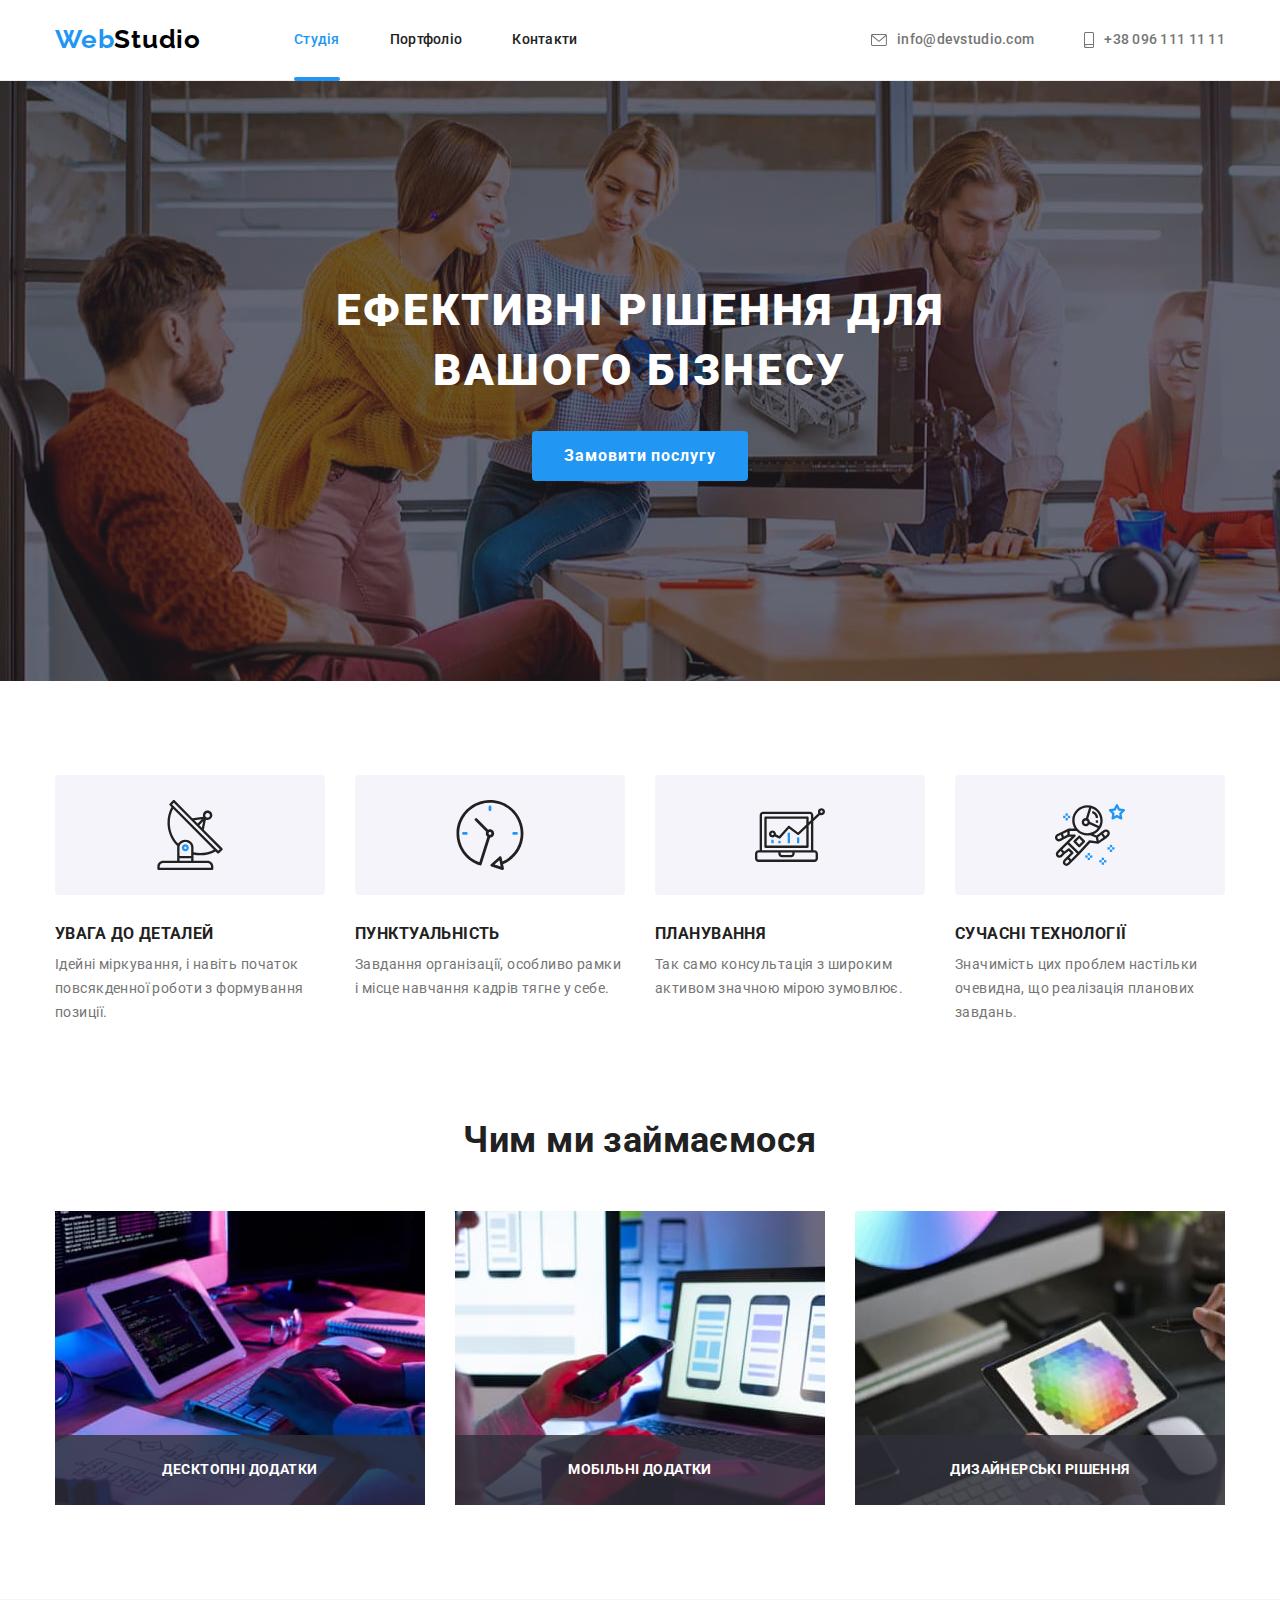
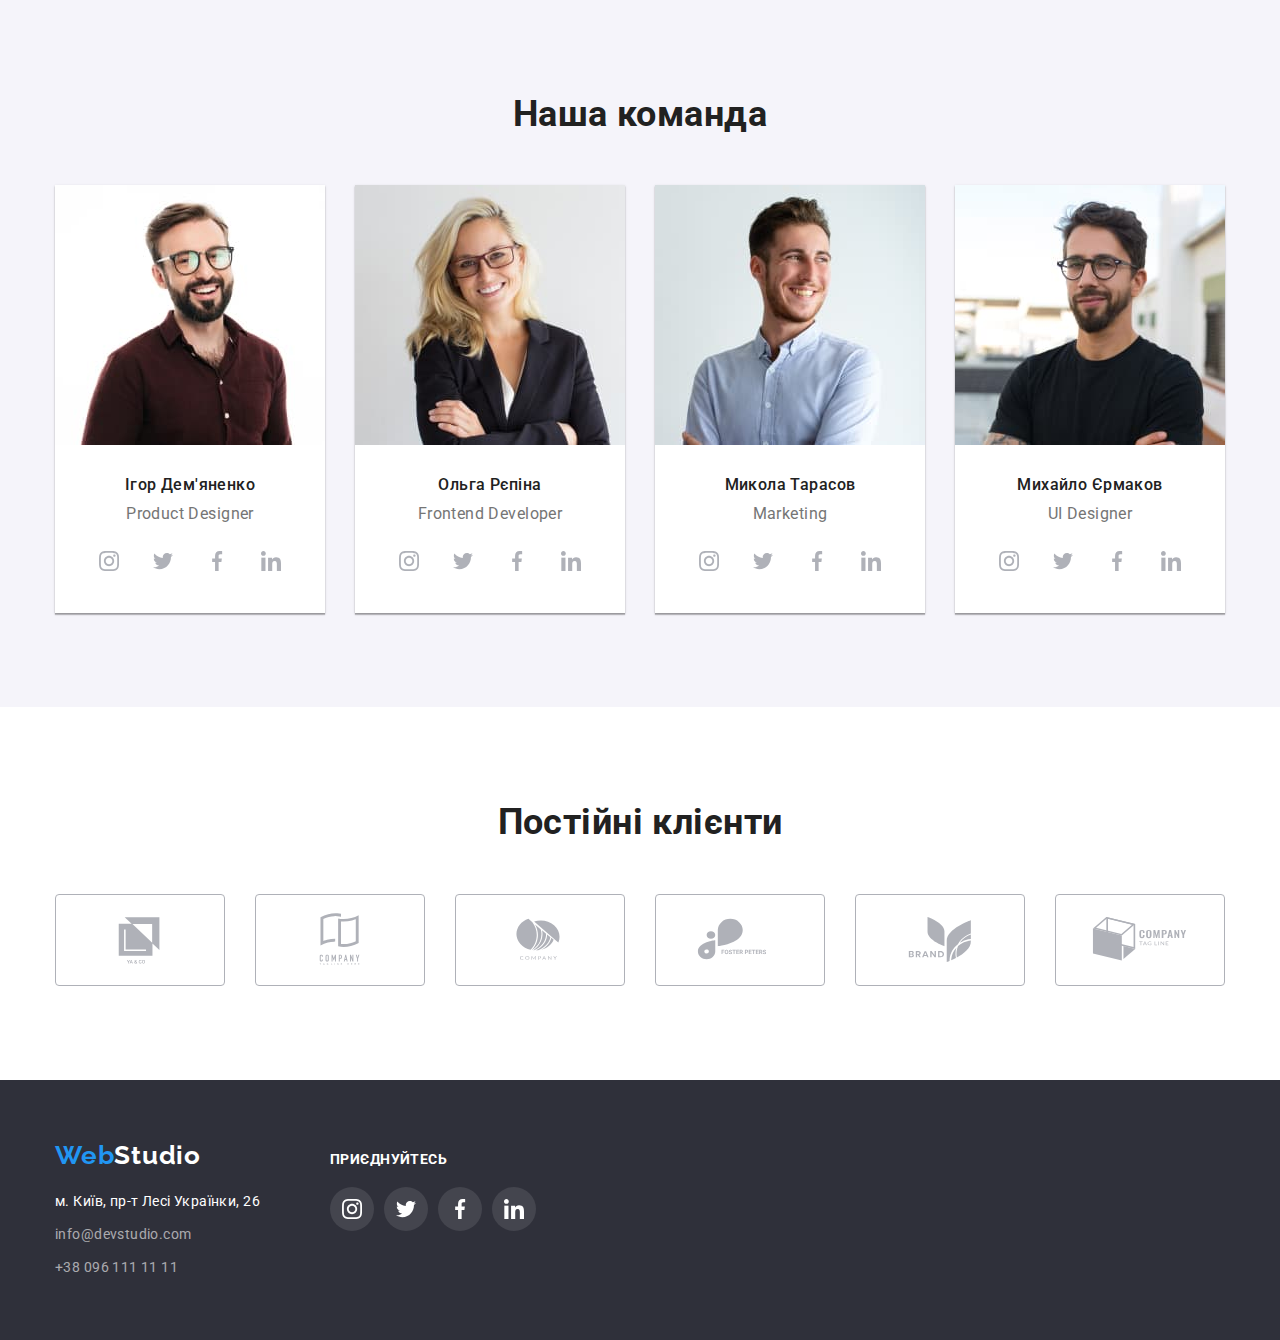
<file: index.html>
<!DOCTYPE html>
<html lang="uk">

<head>
    <meta charset="UTF-8" />
    <meta http-equiv="X-UA-Compatible" content="IE=edge" />
    <meta name="viewport" content="width=device-width, initial-scale=1.0" />
    <title>WebStudio</title>
    <link rel="preconnect" href="https://fonts.googleapis.com" />
    <link rel="preconnect" href="https://fonts.gstatic.com" crossorigin />
    <link
        href="https://fonts.googleapis.com/css2?family=Raleway:wght@700&family=Roboto:wght@400;500;700;900&display=swap"
        rel="stylesheet" />
    <link rel="stylesheet" href="https://cdn.jsdelivr.net/npm/modern-normalize@1.1.0/modern-normalize.min.css" />
    <link rel="stylesheet" href="./css/styles.css" />
</head>

<body>
    <header class="page-header">
        <div class="container page-header-container">
            <nav class="navigation page-nav">
                <a class="logotype link" href="./index.html" lang="en">Web<span class="logo-header">Studio</span></a>
                <ul class="menu list">
                    <li class="menu-item">
                        <a class="menu-link link current" href="./index.html">Студія</a>
                    </li>
                    <li class="menu-item">
                        <a class="menu-link link" href="./portfolio.html">Портфоліо</a>
                    </li>
                    <li class="menu-item"><a class="menu-link link" href="#">Контакти</a></li>
                </ul>
            </nav>
            <ul class="menu-contact list">
                <li class="list-item">
                    <a class="list-link link" href="mailto:info@devstudio.com">
                        <svg class="header-icon" width="16px" height="12px">
                            <use href="./images/sprite.svg#icon-envelope"></use>
                        </svg>info@devstudio.com</a>
                </li>
                <li class="list-item">
                    <a class="list-link link" href="tel:+380961111111">
                        <svg class="header-icon" width="10px" height="16px">
                            <use href="./images/sprite.svg#icon-smartphone"></use>
                        </svg>+38 096 111 11 11</a>
                </li>
            </ul>
        </div>
    </header>
    <main class="page-main">
        <section class="hero">
            <div class="container">
                <h1 class="hero-title">Ефективні рішення для вашого бізнесу</h1>
                <button class="hero-btn" type="button" data-modal-open>Замовити послугу</button>
            </div>
        </section>
        <section class="benefits section">
            <div class="container">
                <h2 class="main-title visually-hidden">Наші особливості</h2>
                <ul class="benefit-list list">
                    <li class="benefit-item">
                        <div class="benefit-icon-wrap">
                            <svg class="benefit-icon" width="70px" height="70px">
                                <use href="./images/sprite.svg#icon-antenna"></use>
                            </svg>
                        </div>
                        <h3 class="benefit-title">Увага до деталей</h3>
                        <p class="benefit-text">
                            Ідейні міркування, і навіть початок повсякденної роботи з формування позиції.
                        </p>
                    </li>
                    <li class="benefit-item">
                        <div class="benefit-icon-wrap">
                            <svg class="benefit-icon" width="70px" height="70px">
                                <use href="./images/sprite.svg#icon-clock"></use>
                            </svg>
                        </div>
                        <h3 class="benefit-title">Пунктуальність</h3>
                        <p class="benefit-text">
                            Завдання організації, особливо рамки і місце навчання кадрів тягне у себе.
                        </p>
                    </li>
                    <li class="benefit-item">
                        <div class="benefit-icon-wrap">
                            <svg class="benefit-icon" width="70px" height="70px">
                                <use href="./images/sprite.svg#icon-diagram"></use>
                            </svg>
                        </div>
                        <h3 class="benefit-title">Планування</h3>
                        <p class="benefit-text">
                            Так само консультація з широким активом значною мірою зумовлює.
                        </p>
                    </li>
                    <li class="benefit-item">
                        <div class="benefit-icon-wrap">
                            <svg class="benefit-icon" width="70px" height="70px">
                                <use href="./images/sprite.svg#icon-astronaut"></use>
                            </svg>
                        </div>
                        <h3 class="benefit-title">Сучасні технології</h3>
                        <p class="benefit-text">
                            Значимість цих проблем настільки очевидна, що реалізація планових завдань.
                        </p>
                    </li>
                </ul>
            </div>
        </section>
        <section class="projects">
            <div class="container">
                <h2 class="project-title main-title">Чим ми займаємося</h2>
                <ul class="project-list list">
                    <li class="project-item">
                        <img src="./images/img-1.jpg" alt="Робота за комп'ютером" width="370" height="294" />
                        <p class="overlay-project-card">Десктопні додатки</p>
                    </li>
                    <li class="project-item">
                        <img src="./images/img-2.jpg" alt="Робота за ноутбуком" width="370" height="294" />
                        <p class="overlay-project-card">Мобільні додатки</p>
                    </li>
                    <li class="project-item">
                        <img src="./images/img-3.jpg" alt="Робота на планшеті" width="370" height="294" />
                        <p class="overlay-project-card">Дизайнерські рішення</p>
                    </li>
                </ul>
            </div>
        </section>
        <section class="team section">
            <div class="container">
                <h2 class="team-title main-title">Наша команда</h2>
                <ul class="team-list list">
                    <li class="team-card">
                        <img class="team-img" src="./images/person-1.jpg" alt="Ігор Дем'яненко фото" width="270"
                            height="260" />
                        <div class="indent-card">
                            <h3 class="team-name">Ігор Дем'яненко</h3>
                            <p class="team-position" lang="en">Product Designer</p>
                            <ul class="team-icon-list list">
                                <li class="team-icon-item">
                                    <a class="team-icon-link link" href="#">
                                        <svg class="team-icon" width="20px" height="20px">
                                            <use href="./images/sprite.svg#icon-instagram"></use>
                                        </svg>
                                    </a>
                                </li>
                                <li class="team-icon-item">
                                    <a class="team-icon-link link" href="#">
                                        <svg class="team-icon" width="20px" height="20px">
                                            <use href="./images/sprite.svg#icon-twitter"></use>
                                        </svg>
                                    </a>
                                </li>
                                <li class="team-icon-item">
                                    <a class="team-icon-link link" href="#">
                                        <svg class="team-icon" width="20px" height="20px">
                                            <use href="./images/sprite.svg#icon-facebook"></use>
                                        </svg>
                                    </a>
                                </li>
                                <li class="team-icon-item">
                                    <a class="team-icon-link link" href="#">
                                        <svg class="team-icon" width="20px" height="20px">
                                            <use href="./images/sprite.svg#icon-linkedin"></use>
                                        </svg>
                                    </a>
                                </li>
                            </ul>
                        </div>
                    </li>
                    <li class="team-card">
                        <img class="team-img" src="./images/person-2.jpg" alt="Ольга Рєпіна фото" width="270"
                            height="260" />
                        <div class="indent-card">
                            <h3 class="team-name">Ольга Рєпіна</h3>
                            <p class="team-position" lang="en">Frontend Developer</p>
                            <ul class="team-icon-list list">
                                <li class="team-icon-item">
                                    <a class="team-icon-link link" href="#">
                                        <svg class="team-icon" width="20px" height="20px">
                                            <use href="./images/sprite.svg#icon-instagram"></use>
                                        </svg>
                                    </a>
                                </li>
                                <li class="team-icon-item">
                                    <a class="team-icon-link link" href="#">
                                        <svg class="team-icon" width="20px" height="20px">
                                            <use href="./images/sprite.svg#icon-twitter"></use>
                                        </svg>
                                    </a>
                                </li>
                                <li class="team-icon-item">
                                    <a class="team-icon-link link" href="#">
                                        <svg class="team-icon" width="20px" height="20px">
                                            <use href="./images/sprite.svg#icon-facebook"></use>
                                        </svg>
                                    </a>
                                </li>
                                <li class="team-icon-item">
                                    <a class="team-icon-link link" href="#">
                                        <svg class="team-icon" width="20px" height="20px">
                                            <use href="./images/sprite.svg#icon-linkedin"></use>
                                        </svg>
                                    </a>
                                </li>
                            </ul>
                        </div>
                    </li>
                    <li class="team-card">
                        <img class="team-img" src=" ./images/person-3.jpg" alt="Микола Тарасов фото" width="270"
                            height="260" />
                        <div class="indent-card">
                            <h3 class="team-name">Микола Тарасов</h3>
                            <p class="team-position" lang="en">Marketing</p>
                            <ul class="team-icon-list list">
                                <li class="team-icon-item">
                                    <a class="team-icon-link link" href="#">
                                        <svg class="team-icon" width="20px" height="20px">
                                            <use href="./images/sprite.svg#icon-instagram"></use>
                                        </svg>
                                    </a>
                                </li>
                                <li class="team-icon-item">
                                    <a class="team-icon-link link" href="#">
                                        <svg class="team-icon" width="20px" height="20px">
                                            <use href="./images/sprite.svg#icon-twitter"></use>
                                        </svg>
                                    </a>
                                </li>
                                <li class="team-icon-item">
                                    <a class="team-icon-link link" href="#">
                                        <svg class="team-icon" width="20px" height="20px">
                                            <use href="./images/sprite.svg#icon-facebook"></use>
                                        </svg>
                                    </a>
                                </li>
                                <li class="team-icon-item">
                                    <a class="team-icon-link link" href="#">
                                        <svg class="team-icon" width="20px" height="20px">
                                            <use href="./images/sprite.svg#icon-linkedin"></use>
                                        </svg>
                                    </a>
                                </li>
                            </ul>
                        </div>
                    </li>
                    <li class="team-card">
                        <img class="team-img" src=" ./images/person-4.jpg" alt="Михайло Єрмаков фото" width="270"
                            height="260" />
                        <div class="indent-card">
                            <h3 class="team-name">Михайло Єрмаков</h3>
                            <p class="team-position" lang="en">UI Designer</p>
                            <ul class="team-icon-list list">
                                <li class="team-icon-item">
                                    <a class="team-icon-link link" href="#">
                                        <svg class="team-icon" width="20px" height="20px">
                                            <use href="./images/sprite.svg#icon-instagram"></use>
                                        </svg>
                                    </a>
                                </li>
                                <li class="team-icon-item">
                                    <a class="team-icon-link link" href="#">
                                        <svg class="team-icon" width="20px" height="20px">
                                            <use href="./images/sprite.svg#icon-twitter"></use>
                                        </svg>
                                    </a>
                                </li>
                                <li class="team-icon-item">
                                    <a class="team-icon-link link" href="#">
                                        <svg class="team-icon" width="20px" height="20px">
                                            <use href="./images/sprite.svg#icon-facebook"></use>
                                        </svg>
                                    </a>
                                </li>
                                <li class="team-icon-item">
                                    <a class="team-icon-link link" href="#">
                                        <svg class="team-icon" width="20px" height="20px">
                                            <use href="./images/sprite.svg#icon-linkedin"></use>
                                        </svg>
                                    </a>
                                </li>
                            </ul>
                        </div>
                    </li>
                </ul>
            </div>
        </section>
        <section class="clients section">
            <div class="container">
                <h2 class="client-title main-title">Постійні клієнти</h2>
                <ul class="client-icon-list list">
                    <li>
                        <a class="client-icon-link link" href="">
                            <svg width="106px" height="60px">
                                <use href="./images/sprite.svg#icon-logo1"></use>
                            </svg>
                        </a>
                    </li>
                    <li>
                        <a class="client-icon-link link" href="">
                            <svg width="106px" height="60px">
                                <use href="./images/sprite.svg#icon-logo2"></use>
                            </svg>
                        </a>
                    </li>
                    <li>
                        <a class="client-icon-link link" href="">
                            <svg width="106px" height="60px">
                                <use href="./images/sprite.svg#icon-logo3"></use>
                            </svg>
                        </a>
                    </li>
                    <li>
                        <a class="client-icon-link link" href="">
                            <svg width="106px" height="60px">
                                <use href="./images/sprite.svg#icon-logo4"></use>
                            </svg>
                        </a>
                    </li>
                    <li>
                        <a class="client-icon-link link" href="">
                            <svg width="106px" height="60px">
                                <use href="./images/sprite.svg#icon-logo5"></use>
                            </svg>
                        </a>
                    </li>
                    <li>
                        <a class="client-icon-link link" href="">
                            <svg width="106px" height="60px">
                                <use href="./images/sprite.svg#icon-logo6"></use>
                            </svg>
                        </a>
                    </li>
                </ul>
            </div>
        </section>
    </main>
    <footer class="page-footer">
        <div class="container footer-wrap">
            <div class="right-wrap">
                <a class="logotype link logo-link-footer" href="./index.html" lang="en">Web<span
                        class="logo-footer">Studio</span></a>
                <address class="address-footer">
                    <ul class="list">
                        <li class="address-item">
                            <a class="address-link link" href="https://goo.gl/maps/DQUVDp7Fr1gkrE9Y7" target="_blank"
                                rel="noopener noreferrer nofollow">м. Київ, пр-т Лесі Українки,
                                26</a>
                        </li>
                        <li class="address-item">
                            <a class="info-link link" href="mailto:info@devstudio.com">info@devstudio.com</a>
                        </li>
                        <li class="address-item">
                            <a class="info-link link" href="tel:+380961111111">+38 096 111 11 11</a>
                        </li>
                    </ul>
                </address>
            </div>
            <div class="contacts-wrap">
                <p class="footer-text">Приєднуйтесь</p>

                <ul class="footer-icon-list list">
                    <li class="footer-icon-item">
                        <a class="footer-icon-link link" href="#">
                            <svg class="footer-icon" width="20px" height="20px">
                                <use href="./images/sprite.svg#icon-instagram"></use>
                            </svg>
                        </a>
                    </li>
                    <li class="footer-icon-item">
                        <a class="footer-icon-link link" href="#">
                            <svg class="footer-icon" width="20px" height="20px">
                                <use href="./images/sprite.svg#icon-twitter"></use>
                            </svg>
                        </a>
                    </li>
                    <li class="footer-icon-item">
                        <a class="footer-icon-link link" href="#">
                            <svg class="footer-icon" width="20px" height="20px">
                                <use href="./images/sprite.svg#icon-facebook"></use>
                            </svg>
                        </a>
                    </li>
                    <li class="footer-icon-item">
                        <a class="footer-icon-link link" href="#">
                            <svg class="footer-icon" width="20px" height="20px">
                                <use href="./images/sprite.svg#icon-linkedin"></use>
                            </svg>
                        </a>
                    </li>
                </ul>
            </div>
        </div>
    </footer>
    <div class="backdrop is-hidden" data-modal>
        <div class="modal">
            <button type="button" class="modal-btn-close" data-modal-close>
                <svg class="modal-btn-icon" width="18px" height="18px">
                    <use href="./images/sprite.svg#icon-modal-btn-close"></use>
                </svg>
            </button>
        </div>

    </div>
    <script src="./js/modal.js"></script>
</body>

</html>
</file>
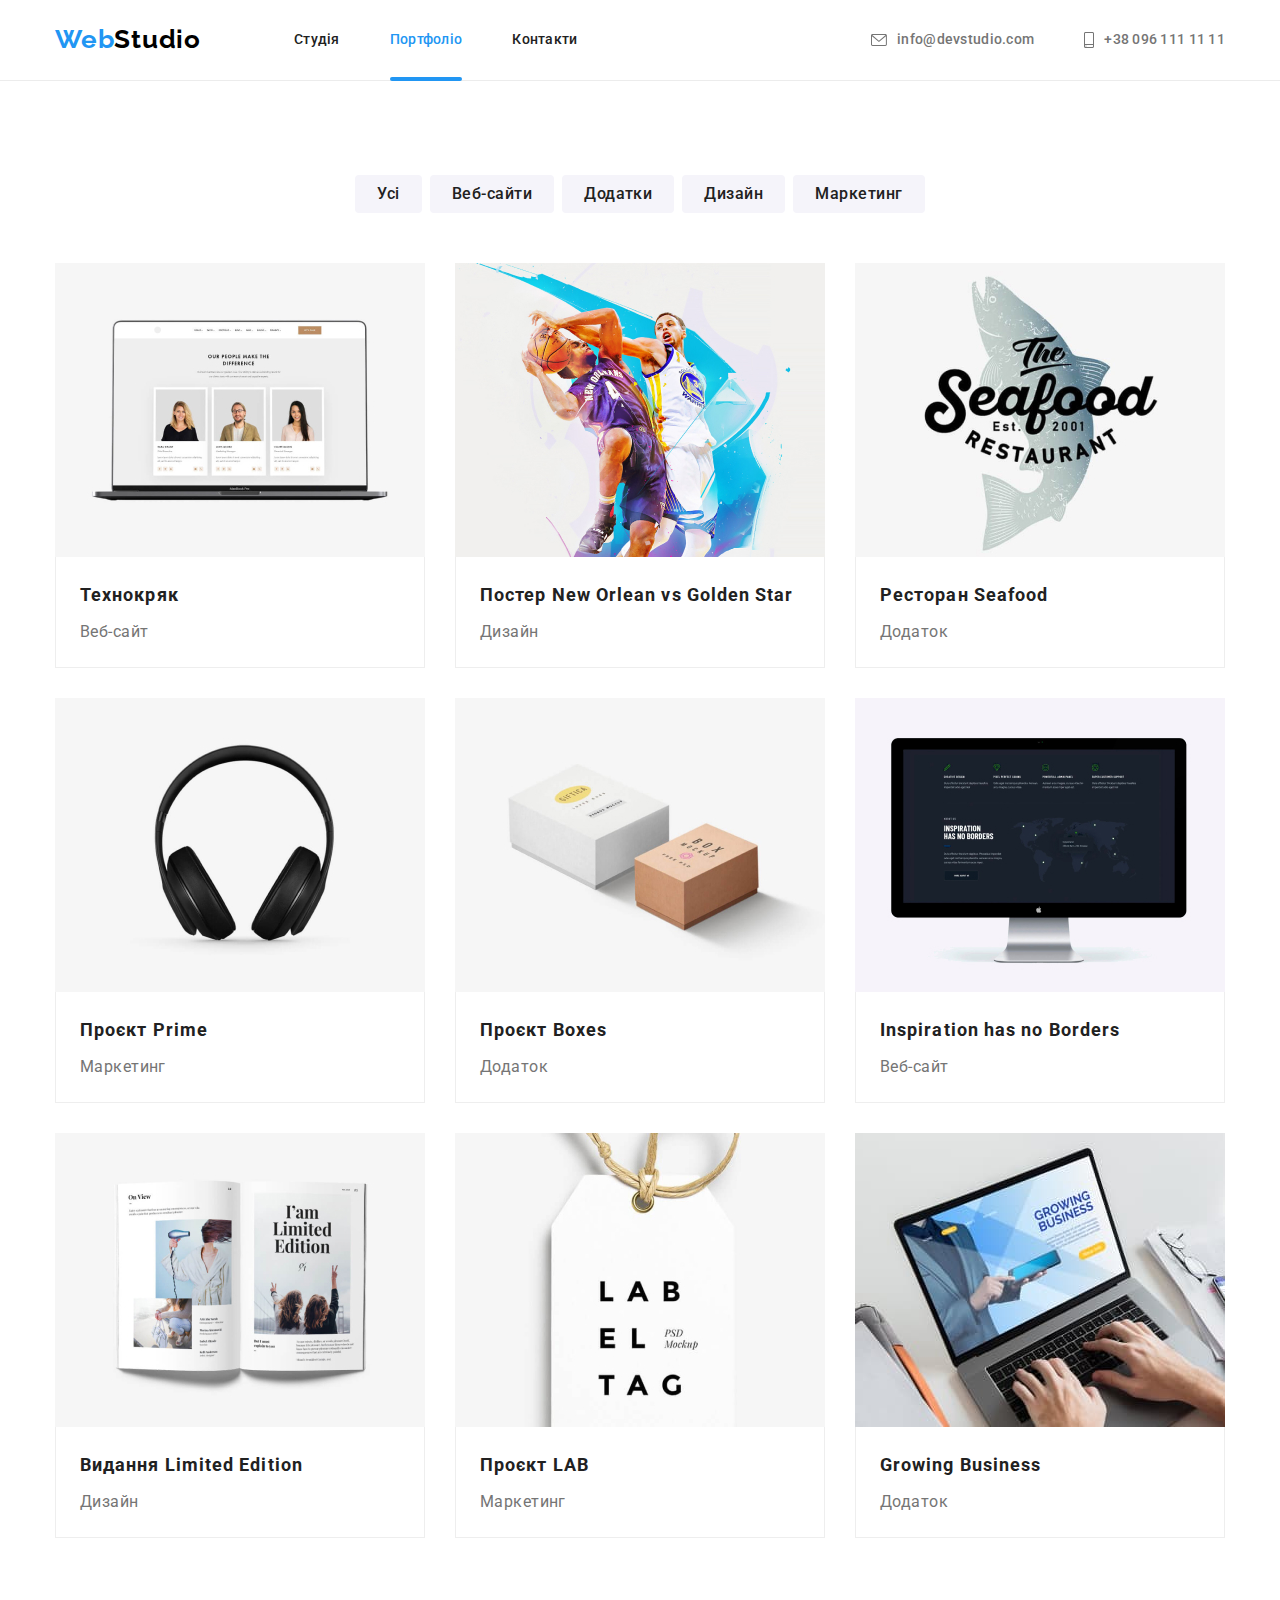
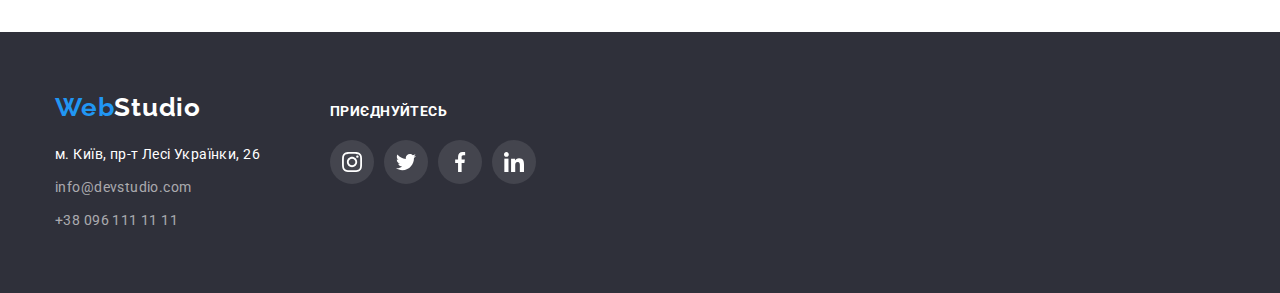
<file: portfolio.html>
<!DOCTYPE html>
<html lang="uk">

<head>
    <meta charset="UTF-8" />
    <meta http-equiv="X-UA-Compatible" content="IE=edge" />
    <meta name="viewport" content="width=device-width, initial-scale=1.0" />
    <title>Portfolio</title>
    <link rel="preconnect" href="https://fonts.googleapis.com" />
    <link rel="preconnect" href="https://fonts.gstatic.com" crossorigin />
    <link
        href="https://fonts.googleapis.com/css2?family=Raleway:wght@700&family=Roboto:wght@400;500;700;900&display=swap"
        rel="stylesheet" />
    <link rel="stylesheet" href="https://cdn.jsdelivr.net/npm/modern-normalize@1.1.0/modern-normalize.min.css" />
    <link rel="stylesheet" href="./css/styles.css" />
</head>

<body>
    <header class="page-header">
        <div class="container page-header-container">
            <nav class="navigation page-nav">
                <a class="logotype link" href="./index.html" lang="en">Web<span class="logo-header">Studio</span></a>
                <ul class="menu list">
                    <li class="menu-item">
                        <a class="menu-link link" href="./index.html">Студія</a>
                    </li>
                    <li class="menu-item">
                        <a class="menu-link link current" href="./portfolio.html">Портфоліо</a>
                    </li>
                    <li class="menu-item"><a class="menu-link link" href="#">Контакти</a></li>
                </ul>
            </nav>
            <ul class="menu-contact list">
                <li class="list-item">
                    <a class="list-link link" href="mailto:info@devstudio.com">
                        <svg class="header-icon" width="16px" height="12px">
                            <use href="./images/sprite.svg#icon-envelope"></use>
                        </svg>info@devstudio.com</a>
                </li>
                <li class="list-item">
                    <a class="list-link link" href="tel:+380961111111">
                        <svg class="header-icon" width="10px" height="16px">
                            <use href="./images/sprite.svg#icon-smartphone"></use>
                        </svg>+38 096 111 11 11</a>
                </li>
            </ul>
        </div>
    </header>

    <main class="page-portfolio">
        <section class="services section">
            <div class="container">
                <h1 class="visually-hidden">Наші послуги</h1>
                <ul class="service-list list">
                    <li class="service-item"><button class="service-btn" type="button">Усі</button></li>
                    <li class="service-item">
                        <button class="service-btn" type="button">Веб-сайти</button>
                    </li>
                    <li class="service-item"><button class="service-btn" type="button">Додатки</button></li>
                    <li class="service-item"><button class="service-btn" type="button">Дизайн</button></li>
                    <li class="service-item">
                        <button class="service-btn" type="button">Маркетинг</button>
                    </li>
                </ul>
                <ul class="service-card list">
                    <li class="service-card-item">
                        <a class="service-card-item-link link" href="#">
                            <div class="service-card-wrap">
                                <img src="./images/laptop.jpg" alt="Ноутбук з веб-сайтом" width="370" height="294" />
                                <p class="overlay-service-card">Ресурс пропонує комплексні пропозиції з різним рівнем
                                    функціоналу та сервісів. Все це дозволить відвідувачу отримати
                                    вичерпні відомості про компанію чи приватну особу.</p>
                            </div>
                            <div class="indent-service-card">
                                <h2 class="service-title">Технокряк</h2>
                                <p class="service-text">Веб-сайт</p>
                            </div>
                        </a>
                    </li>
                    <li class="service-card-item">
                        <a class="service-card-item-link link" href="#">
                            <div class="service-card-wrap">
                                <img src="./images/design.jpg" alt="Двоє чоловіків грають у баскетбол" width="370"
                                    height="294" />
                                <p class="overlay-service-card">Ресурс пропонує комплексні пропозиції з різним рівнем
                                    функціоналу та сервісів. Все це дозволить відвідувачу отримати
                                    вичерпні відомості про компанію чи приватну особу.</p>
                            </div>
                            <div class="indent-service-card">
                                <h2 class="service-title">
                                    Постер <span lang="en">New Orlean vs Golden Star</span>
                                </h2>
                                <p class="service-text">Дизайн</p>
                            </div>
                        </a>
                    </li>
                    <li class="service-card-item">
                        <a class="service-card-item-link link" href="#">
                            <div class="service-card-wrap">
                                <img src="./images/app.jpg" alt="Логотип ресторану" width="370" height="294" />
                                <p class="overlay-service-card">Ресурс пропонує комплексні пропозиції з різним рівнем
                                    функціоналу та сервісів. Все це дозволить відвідувачу отримати
                                    вичерпні відомості про компанію чи приватну особу.</p>
                            </div>
                            <div class="indent-service-card">
                                <h2 class="service-title">Ресторан <span lang="en">Seafood</span></h2>
                                <p class="service-text">Додаток</p>
                            </div>
                        </a>
                    </li>
                    <li class="service-card-item">
                        <a class="service-card-item-link link" href="#">
                            <div class="service-card-wrap">
                                <img src="./images/marketing.jpg" alt="Навушники" width="370" height="294" />
                                <p class="overlay-service-card">Ресурс пропонує комплексні пропозиції з різним рівнем
                                    функціоналу та сервісів. Все це дозволить відвідувачу отримати
                                    вичерпні відомості про компанію чи приватну особу.</p>
                            </div>
                            <div class="indent-service-card">
                                <h2 class="service-title">Проєкт <span lang="en">Prime</span></h2>
                                <p class="service-text">Маркетинг</p>
                            </div>
                        </a>
                    </li>
                    <li class="service-card-item">
                        <a class="service-card-item-link link" href="#">
                            <div class="service-card-wrap">
                                <img src="./images/block.jpg" alt="Дві коробки" width="370" height="294" />
                                <p class="overlay-service-card">Ресурс пропонує комплексні пропозиції з різним рівнем
                                    функціоналу та сервісів. Все це дозволить відвідувачу отримати
                                    вичерпні відомості про компанію чи приватну особу.</p>
                            </div>
                            <div class="indent-service-card">
                                <h2 class="service-title">Проєкт <span lang="en">Boxes</span></h2>
                                <p class="service-text">Додаток</p>
                            </div>
                        </a>
                    </li>
                    <li class="service-card-item">
                        <a class="service-card-item-link link" href="#">
                            <div class="service-card-wrap">
                                <img src="./images/computer.jpg" alt="Комп'ютер з веб-сайтом" width="370"
                                    height="294" />
                                <p class="overlay-service-card">Ресурс пропонує комплексні пропозиції з різним рівнем
                                    функціоналу та сервісів. Все це дозволить відвідувачу отримати
                                    вичерпні відомості про компанію чи приватну особу.</p>
                            </div>
                            <div class="indent-service-card">
                                <h2 class="service-title" lang="en">Inspiration has no Borders</h2>
                                <p class="service-text">Веб-сайт</p>
                            </div>
                        </a>
                    </li>
                    <li class="service-card-item">
                        <a class="service-card-item-link link" href="#">
                            <div class="service-card-wrap">
                                <img src="./images/book.jpg" alt="Відкрита книга" width="370" height="294" />
                                <p class="overlay-service-card">Ресурс пропонує комплексні пропозиції з різним рівнем
                                    функціоналу та сервісів. Все це дозволить відвідувачу отримати
                                    вичерпні відомості про компанію чи приватну особу.</p>
                            </div>
                            <div class="indent-service-card">
                                <h2 class="service-title">Видання <span lang="en">Limited Edition</span></h2>
                                <p class="service-text">Дизайн</p>
                            </div>
                        </a>
                    </li>
                    <li class="service-card-item">
                        <a class="service-card-item-link link" href="#">
                            <div class="service-card-wrap">
                                <img src="./images/label.jpg" alt="Етикетка" width="370" height="294" />
                                <p class="overlay-service-card">Ресурс пропонує комплексні пропозиції з різним рівнем
                                    функціоналу та сервісів. Все це дозволить відвідувачу отримати
                                    вичерпні відомості про компанію чи приватну особу.</p>
                            </div>
                            <div class="indent-service-card">
                                <h2 class="service-title">Проєкт <span lang="en">LAB</span></h2>
                                <p class="service-text">Маркетинг</p>
                            </div>
                        </a>
                    </li>
                    <li class="service-card-item">
                        <a class="service-card-item-link link" href="#">
                            <div class="service-card-wrap">
                                <img src="./images/laptop-app.jpg" alt="Чоловік працює за ноутбуком" width="370"
                                    height="294" />
                                <p class="overlay-service-card">Ресурс пропонує комплексні пропозиції з різним рівнем
                                    функціоналу та сервісів. Все це дозволить відвідувачу отримати
                                    вичерпні відомості про компанію чи приватну особу.</p>
                            </div>
                            <div class="indent-service-card">
                                <h2 class="service-title" lang="en">Growing Business</h2>
                                <p class="service-text">Додаток</p>
                            </div>
                        </a>
                    </li>
                </ul>
            </div>
        </section>
    </main>

    <footer class="page-footer">
        <div class="container footer-wrap">
            <div class="right-wrap">
                <a class="logotype link logo-link-footer" href="./index.html" lang="en">Web<span
                        class="logo-footer">Studio</span></a>
                <address class="address-footer">
                    <ul class="list">
                        <li class="address-item">
                            <a class="address-link link" href="https://goo.gl/maps/DQUVDp7Fr1gkrE9Y7" target="_blank"
                                rel="noopener noreferrer nofollow">м. Київ, пр-т Лесі Українки,
                                26</a>
                        </li>
                        <li class="address-item">
                            <a class="info-link link" href="mailto:info@devstudio.com">info@devstudio.com</a>
                        </li>
                        <li class="address-item">
                            <a class="info-link link" href="tel:+380961111111">+38 096 111 11 11</a>
                        </li>
                    </ul>
                </address>
            </div>
            <div class="contacts-wrap">
                <p class="footer-text">Приєднуйтесь</p>

                <ul class="footer-icon-list list">
                    <li class="footer-icon-item">
                        <a class="footer-icon-link link" href="#">
                            <svg class="footer-icon" width="20px" height="20px">
                                <use href="./images/sprite.svg#icon-instagram"></use>
                            </svg>
                        </a>
                    </li>
                    <li class="footer-icon-item">
                        <a class="footer-icon-link link" href="#">
                            <svg class="footer-icon" width="20px" height="20px">
                                <use href="./images/sprite.svg#icon-twitter"></use>
                            </svg>
                        </a>
                    </li>
                    <li class="footer-icon-item">
                        <a class="footer-icon-link link" href="#">
                            <svg class="footer-icon" width="20px" height="20px">
                                <use href="./images/sprite.svg#icon-facebook"></use>
                            </svg>
                        </a>
                    </li>
                    <li class="footer-icon-item">
                        <a class="footer-icon-link link" href="#">
                            <svg class="footer-icon" width="20px" height="20px">
                                <use href="./images/sprite.svg#icon-linkedin"></use>
                            </svg>
                        </a>
                    </li>
                </ul>
            </div>
        </div>
    </footer>
</body>

</html>
</file>
<file: css/styles.css>
:root {
  --primary-font: 'Roboto', sans-serif;
  --accent-color: #2196f3;
  --btn-bg-color-hover: #188ce8;
  --color-logo-theme-dark: #fff;
  --color-logo-theme-light: #000;
  --primary-color: #212121;
  --secondary-color: #757575;
  --light-text-color: #fff;
  --link-color: rgba(255, 255, 255, 0.6);
  --bg-dark-color: #2f303a;
  --bg-light-color: #f5f4fa;
  --bg-card-color: #fff;
  --icon-header-color: #757575;
  --icon-color: #afb1b8;
  --footer-icon-color: #fff;
  --bg-benefit-card: #f5f4fa;
  --bg-hero-color: #c4c4c4;
  --border-page-color: #ececec;
  --border-service-card-color: #eeeeee;
  --bg-overlay-project-card-color: rgba(47, 48, 58, 0.8);
  --bg-overlay-service-card-color: rgba(33, 150, 243, 0.9);
  --bg-modal-color: rgba(0, 0, 0, 0.2);
}

.list {
  list-style: none;
}

.link {
  text-decoration: none;
}
button {
  cursor: pointer;
}

h1,
h2,
h3,
h4,
p {
  margin-top: 0;
  margin-bottom: 0;
}
ul,
ol {
  margin-top: 0;
  margin-bottom: 0;
  padding-left: 0;
}
img {
  display: block;
}
body {
  font-family: var(--primary-font);
  font-size: 14px;
  letter-spacing: 0.03em;
}

/* ============== COMPONENTS ============== */

.container {
  width: 1200px;
  margin-left: auto;
  margin-right: auto;
  padding-left: 15px;
  padding-right: 15px;
}
.logotype {
  font-family: 'Raleway', sans-serif;
  font-weight: 700;
  font-size: 26px;
  line-height: 1.19;
  letter-spacing: 0.03em;
  color: var(--accent-color);
  margin-right: 93px;
  padding-top: 24px;
  padding-bottom: 25px;
}

.hero-btn:hover,
.hero-btn:focus {
  background-color: var(--btn-bg-color-hover);
}

.main-title {
  font-weight: 700;
  font-size: 36px;
  line-height: 1.17;
  text-align: center;
  color: var(--primary-color);
}

.visually-hidden {
  position: absolute;
  white-space: nowrap;
  width: 1px;
  height: 1px;
  overflow: hidden;
  border: 0;
  padding: 0;
  clip: rect(0 0 0 0);
  clip-path: inset(50%);
  margin: -1px;
}
.section {
  padding-top: 94px;
  padding-bottom: 94px;
}
/* ============== /COMPONENTS ============== */

/* ============== HEADER ============== */

.page-header {
  border-bottom: 1px solid var(--border-page-color);
}
.page-header-container {
  display: flex;
  align-items: center;
}
.page-nav {
  display: flex;
  align-items: center;
}
.menu {
  display: flex;
  align-items: center;
}
.menu-item:not(:last-child),
.list-item:not(:last-child) {
  margin-right: 50px;
}

.menu-contact {
  margin-left: auto;
  align-items: center;
  display: flex;
}
.menu-item {
  position: relative;
}
.menu-link {
  display: inline-block;
  font-family: inherit;
  font-weight: 500;
  font-size: 14px;
  line-height: 1.14;
  letter-spacing: 0.02em;
  color: var(--primary-color);
  padding-top: 32px;
  padding-bottom: 32px;
  transition: color 250ms cubic-bezier(0.4, 0, 0.2, 1);
}
.menu-link.current::after {
  content: "";
  background-color: var(--accent-color);
    border-radius: 2px;
    width: 100%;
      height: 4px;
      display: block;
      position: absolute;
      left: 0;
      bottom: -1px;

}

.list-link {
  font-family: inherit;
  font-weight: 500;
  font-size: 14px;
  line-height: 1.14;
  letter-spacing: 0.02em;
  color: var(--secondary-color);
  display: flex;
  align-items: center;
  fill: currentColor;
  padding-top: 32px;
  padding-bottom: 32px;
  transition: color 250ms cubic-bezier(0.4, 0, 0.2, 1);
}

.logo-header {
  color: var(--color-logo-theme-light);
}

.header-icon {
  margin-right: 10px;
}

.menu-link:hover,
.menu-link:focus,
.list-link:hover,
.list-link:focus,
.current,
.address-link:hover,
.address-link:focus,
.info-link:hover,
.info-link:focus {
  color: var(--accent-color);
}
/* ============== /HEADER ============== */

/* ============== HERO ============== */

.hero {
  background-image: linear-gradient(to right, rgba(47, 48, 58, 0.4), rgba(47, 48, 58, 0.4)),
    url('../images/bg-img.jpg');
  background-size: cover;
  background-color: var(--bg-hero-color);
  padding-top: 200px;
  padding-bottom: 200px;
}
.hero-title {
  font-weight: 900;
  font-size: 44px;
  line-height: 1.36;
  text-align: center;
  letter-spacing: 0.06em;
  text-transform: uppercase;
  color: var(--light-text-color);
  width: 700px;
  margin-left: auto;
  margin-right: auto;
  margin-bottom: 30px;
}
.hero-btn {
  font-family: inherit;
  font-weight: 700;
  font-size: 16px;
  line-height: 30px;
  letter-spacing: 0.06em;
  color: var(--light-text-color);
  background-color: var(--accent-color);
  border: 0;
  border-radius: 4px;
  padding: 10px 32px;
  display: block;
  margin: 0 auto;
  transition: background-color 250ms cubic-bezier(0.4, 0, 0.2, 1);
}

/* ============== /HERO ============== */

/* ============== BENEFITS ============== */

.benefit-list {
  display: flex;
  gap: 30px;
}

.benefit-icon-wrap {
  display: flex;
  align-items: center;
  background-color: var(--bg-benefit-card);
  justify-content: center;
  width: 270px;
  height: 120px;
  border-radius: 4px;
  margin-bottom: 30px;
}

.benefit-title {
  font-weight: 700;
  line-height: 1.14;
  text-transform: uppercase;
  color: var(--primary-color);
  margin-bottom: 10px;
}

.benefit-text {
  line-height: 1.71;
  color: var(--secondary-color);
}
.benefit-item {
  flex-basis: calc((100% - 90px) / 4);
}

/* ============== /BENEFIT ============== */

/* ============== PROJECTS ============== */

.project-title {
  margin-bottom: 50px;
}

.project-list {
  display: flex;
  gap: 30px;
}
.projects {
  padding-bottom: 94px;
}
.project-item {
  position: relative;
}
.overlay-project-card {
  background-color: var(--bg-overlay-project-card-color);
  font-weight: 700;
    line-height: 1.14;
    text-transform: uppercase;
    display: flex;
    align-items: center;
    justify-content: center;
    color: var(--light-text-color);
    position: absolute;
    bottom: 0;
    left: 0;
    width: 100%;
    height: 70px;

}
/* ============== /PROJECTS ============== */

/* ============== TEAM ============== */

.team-name {
  font-weight: 500;
  font-size: 16px;
  line-height: 1.19;
  color: var(--primary-color);
  margin-bottom: 10px;
}

.team-position {
  font-size: 16px;
  line-height: 1.19;
  color: var(--secondary-color);
  margin-bottom: 16px;
}

.team {
  background: var(--bg-light-color);
}
.team-title {
  margin-bottom: 50px;
}
.team-list {
  display: flex;
  gap: 30px;
  flex-wrap: wrap;
}

.team-card {
  background-color: var(--light-text-color);
  box-shadow: 0px 1px 3px rgba(0, 0, 0, 0.12), 0px 1px 1px rgba(0, 0, 0, 0.14),
    0px 2px 1px rgba(0, 0, 0, 0.2);
}
.indent-card {
  padding: 30px 20px;
  text-align: center;
  border-radius: 0px 0px 4px 4px;
}

.team-icon-list {
  display: flex;
  gap: 10px;
  justify-content: center;
}
.team-icon-link {
  display: flex;
  align-items: center;
  justify-content: center;
  width: 44px;
  height: 44px;
  border-radius: 50%;
  fill: var(--icon-color);
  transition: background-color 250ms cubic-bezier(0.4, 0, 0.2, 1), fill 250ms cubic-bezier(0.4, 0, 0.2, 1);
}

.team-icon-link:hover,
.team-icon-link:focus {
  background-color: var(--accent-color);
  fill: var(--light-text-color);
}

/* ============== /TEAM ============== */

/* ============== PORTFOLIO ============== */

.service-list {
  display: flex;
  justify-content: center;
  margin-bottom: 50px;
  column-gap: 8px;
}

.service-btn {
  font-family: inherit;
  font-weight: 500;
  font-size: 16px;
  line-height: 1.63;
  letter-spacing: 0.03em;
  color: var(--primary-color);
  background: var(--bg-light-color);
  cursor: pointer;
  border: 0;
  padding: 6px 22px;
  border-radius: 4px;
  transition: color 250ms cubic-bezier(0.4, 0, 0.2, 1), background-color 250ms cubic-bezier(0.4, 0, 0.2, 1), box-shadow 250ms cubic-bezier(0.4, 0, 0.2, 1);
}
.service-btn:hover,
.service-btn:focus {
  color: var(--light-text-color);
  background-color: var(--accent-color);
  box-shadow: 0px 3px 1px rgba(0, 0, 0, 0.1), 0px 1px 2px rgba(0, 0, 0, 0.08),
    0px 2px 2px rgba(0, 0, 0, 0.12);
}

.service-card {
  display: flex;
  flex-wrap: wrap;
  gap: 30px;
}

.indent-service-card {
  padding: 20px 24px;
  border: 1px solid var(--border-service-card-color);
  border-top: none;
}


.service-card-item-link {
  display: block;
  transition: box-shadow 250ms cubic-bezier(0.4, 0, 0.2, 1);
}
.service-card-item-link:hover,
.service-card-item-link:focus {
  box-shadow: 0px 1px 1px rgba(0, 0, 0, 0.12), 0px 4px 4px rgba(0, 0, 0, 0.06),
      1px 4px 6px rgba(0, 0, 0, 0.16);

}
.service-title {
  font-weight: 700;
  font-size: 18px;
  line-height: 2;
  letter-spacing: 0.06em;
  color: var(--primary-color);
  margin-bottom: 4px;
}

.service-text {
  font-size: 16px;
  line-height: 1.88;
  color: var(--secondary-color);
}

.client-title {
  margin-bottom: 50px;
}

.client-icon-list {
  display: flex;
  gap: 30px;
}
.client-icon-link {
  display: flex;
  justify-content: center;
  align-items: center;
  width: 170px;
  height: 92px;
  fill: var(--icon-color);
  border: 1px solid var(--icon-color);
  border-radius: 4px;
  transition: border-color 250ms cubic-bezier(0.4, 0, 0.2, 1), fill 250ms cubic-bezier(0.4, 0, 0.2, 1);
}

.client-icon-link:hover,
.client-icon-link:focus {
  fill: var(--accent-color);
  border-color: var(--accent-color);
}

.overlay-service-card {
  background-color: var(--bg-overlay-service-card-color);
    font-size: 18px;
    line-height: 1.56;
    color: var(--light-text-color);
    padding: 63px 24px;
    position: absolute;
    top: 0;
    left: 0;
    width: 100%;
    height: 100%;
    overflow: auto;
    transform: translate(0, 100%);
    transition: transform 250ms cubic-bezier(0.4, 0, 0.2, 1);

}
.service-card-wrap {
  position: relative;
  overflow: hidden;
}
.service-card-item-link:hover .overlay-service-card,
.service-card-item-link:focus .overlay-service-card {
  transform: translate(0, 0);
}
/* ============== /PORTFOLIO ============== */

/* ============== FOOTER ============== */

.address-footer {
  font-style: normal;
}
.page-footer {
  background-color: var(--bg-dark-color);
  padding-top: 60px;
  padding-bottom: 60px;
}
.logo-footer {
  color: var(--color-logo-theme-dark);
}
.logo-link-footer {
  margin-right: 0;
  margin-bottom: 20px;
  display: inline-block;
  padding: 0;
}
.address-item {
  line-height: 1.71;
}
.address-item:not(:last-child) {
  margin-bottom: 9px;
}

.address-link {
  color: var(--light-text-color);
  transition: color 250ms cubic-bezier(0.4, 0, 0.2, 1);
}

.info-link {
  color: var(--link-color);
  transition: color 250ms cubic-bezier(0.4, 0, 0.2, 1);
}

.footer-text {
  font-weight: 700;
  font-size: 14px;
  line-height: 1.14;
  letter-spacing: 0.03em;
  text-transform: uppercase;
  color: var(--light-text-color);
  margin-bottom: 20px;
}
.footer-icon-list {
  display: flex;
  gap: 10px;
}
.footer-icon-link {
  display: flex;
  align-items: center;
  justify-content: center;
  width: 44px;
  height: 44px;
  border-radius: 50%;
  fill: var(--footer-icon-color);
  background-color: rgba(255, 255, 255, 0.1);
  transition: background-color 250ms cubic-bezier(0.4, 0, 0.2, 1);
}

.footer-icon-link:hover,
.footer-icon-link:focus {
  background-color: var(--accent-color);
}
.footer-wrap {
  display: flex;
  align-items: baseline;
}
.right-wrap {
  margin-right: 70px;
}

/* ============== /FOOTER ============== */

/* ============== MODAL WINDOW ============== */

.backdrop {
  background-color: var(--bg-modal-color);
  position: fixed;
  top: 0;
  left: 0;
  width: 100%;
  height: 100%;
  z-index: 100;
  transition: opacity 250ms cubic-bezier(0.4, 0, 0.2, 1), visibility 250ms cubic-bezier(0.4, 0, 0.2, 1);

}
.backdrop.is-hidden {
  opacity: 0;
  visibility: hidden;
  pointer-events: none;
}
.modal {
  background-color: var(--bg-card-color);
  width: 528px;
  height: 581px;
  position: absolute;
  top: 50%;
  left: 50%;
  transform: translate(-50%, -50%);
  border-radius: 4px;
  box-shadow: 0px 1px 3px rgba(0, 0, 0, 0.12), 0px 1px 1px rgba(0, 0, 0, 0.14), 0px 2px 1px rgba(0, 0, 0, 0.2);
}
.modal-btn-close {
  background-color: transparent;
  border: 1px solid rgba(0, 0, 0, 0.1);
  padding: 0;
  width: 30px;
  height: 30px;
  border-radius: 50%;
  display: flex;
  align-items: center;
  justify-content: center;
  position: absolute;
  top: 8px;
  right: 8px;
  transition: border-color 250ms cubic-bezier(0.4, 0, 0.2, 1);

}
.modal-btn-close:hover,
.modal-btn-close:focus {
  border-color: var(--accent-color);

}
.modal-btn-icon {
  fill: #000;
  transition: fill 250ms cubic-bezier(0.4, 0, 0.2, 1);
}
.modal-btn-close:hover .modal-btn-icon,
.modal-btn-close:focus .modal-btn-icon {
  fill: var(--accent-color);
}

/* ============== /MODAL WINDOW ============== */
</file>
